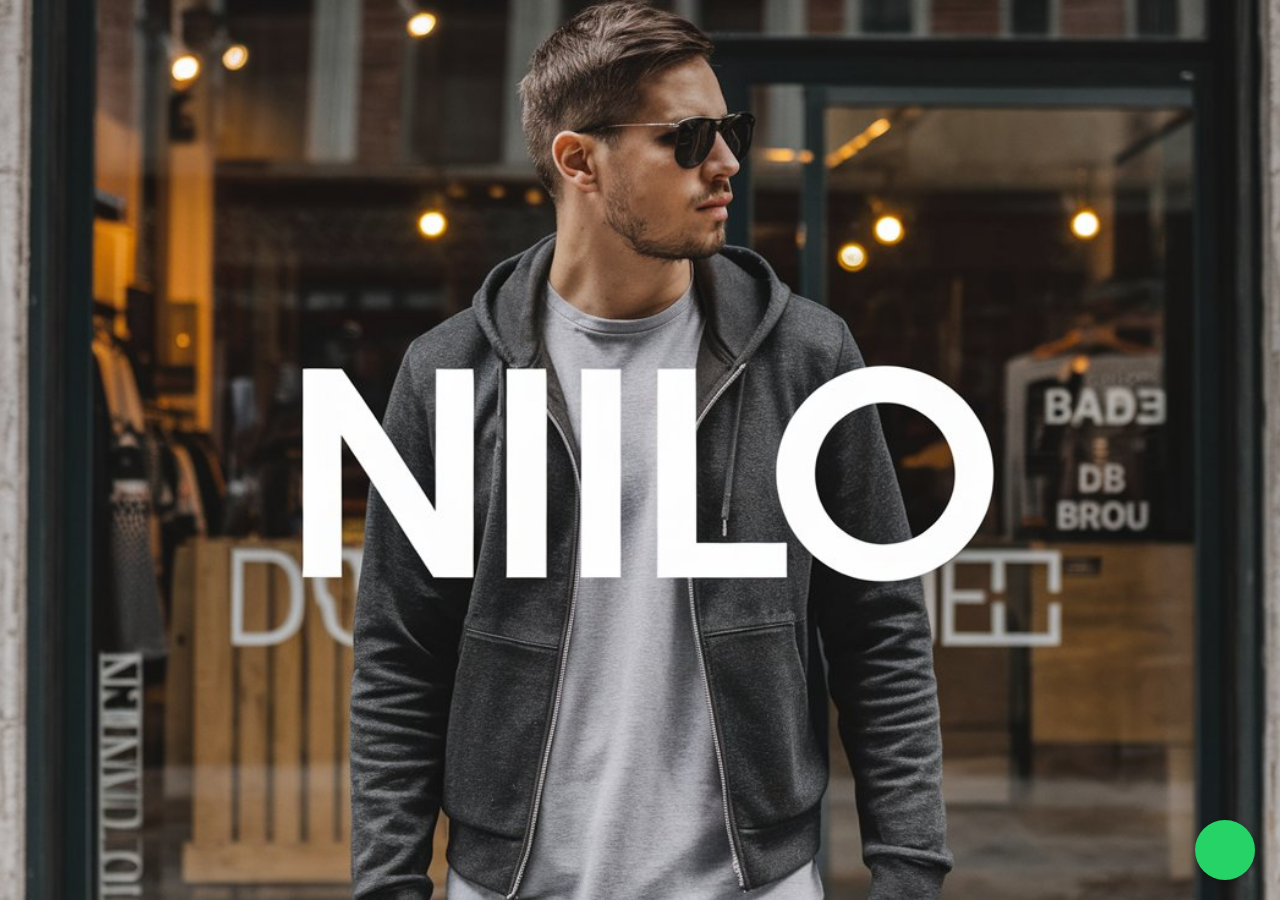
<file: whatsapp.html>
<!DOCTYPE html>
<html lang="es">

<head>
    <meta charset="UTF-8">
    <title>Niilo Indumentaria</title>
    <link rel="icon" href="./img/Logo.jpeg" type="image/png">
    <meta name="viewport" content="width=device-width, initial-scale=1.0">
    <link href="https://cdn.jsdelivr.net/npm/bootstrap@5.3.3/dist/css/bootstrap.min.css" rel="stylesheet"
        integrity="sha384-QWTKZyjpPEjISv5WaRU9OFeRpok6YctnYmDr5pNlyT2bRjXh0JMhjY6hW+ALEwIH" crossorigin="anonymous">
    <link rel="stylesheet" href="./style.css">
    <script defer src="./index.js"></script>
    <script defer src="./busqueda.js"></script>
</head>

<body>

    <div class="container-fluid">
        <a href="https://wa.me/5493525500323" target="_blank" class="whatsapp-button" data-bs-toggle="tooltip"
            title="Ir a WhatsApp">
            <i class="bi bi-whatsapp"></i>
        </a>
    </div>
</body>


</html>
</file>
<file: style.css>
body {
    margin: 0;
    padding: 0; /* Elimina el padding que crea márgenes */
    display: flex;
    flex-direction: column;
    background-image: url('./img/nilo-1.jpeg');
    background-repeat: no-repeat;
    background-size: cover;
    width: 100%;
    height: 100vh;
    justify-content: center;
    align-items: flex-start;
    overflow-x: hidden; /* Evita el scroll horizontal */
    background-position: center;
    background-attachment: fixed;
}


/* Modifique el container de productos para hacer scroll */
.container {
    margin-top: 20px;
    display: grid;
    grid-template-columns: repeat(auto-fill, minmax(500px, 1fr));  /* Ajusta el tamaño mínimo */
    gap: 30px;
    width: 100%;
    max-width: 1400px;
    max-height: 500px;
    padding: 20px;
    background: transparent;
    border-radius: 8px;
    scrollbar-width: thin;
    justify-content: center;
}

/* Estilo del navbar */
.navbar {
    height: auto; /* Ajusta esta altura según lo que necesites */
    display: flex;
    align-items: center; /* Centra verticalmente el contenido */
    justify-content: center; /* Centra el contenido horizontalmente */
    font-size: 25px;
    background-color: rgba(255, 255, 255, 0.8); /* Fondo blanco semitransparente para mejor legibilidad */
    width: 100vw; /* Asegura que el navbar ocupe el 100% del viewport */
    padding: 0; /* Elimina cualquier padding lateral adicional */
    margin: 0; /* Elimina márgenes */
    position: fixed; /* Fija el navbar en la parte superior */
    top: 0; /* Posiciona el navbar en la parte superior */
    z-index: 1000; /* Asegura que el navbar esté por encima de otros elementos */
}

/* Estilo del footer */
.footer {
    height: 60px; /* Ajusta la altura del footer según tus necesidades */
    display: flex;
    align-items: center; /* Centra verticalmente el contenido del footer */
    justify-content: center; /* Centra horizontalmente el contenido del footer */
    background-color: rgba(255, 255, 255, 0.8); /* Fondo blanco semitransparente para mejor legibilidad */
    width: 100vw; /* Asegura que el footer ocupe todo el ancho */
    position: fixed; /* Fija el footer en la parte inferior */
    bottom: 0; /* Posiciona el footer en la parte inferior */
    z-index: 1000; /* Asegura que el footer esté por encima de otros elementos */    
    padding: 0; /* Elimina cualquier padding lateral adicional */
    margin: 0; /* Elimina márgenes */    
    align-items: center;
}

.container-card {
    margin-top: 80px;
    text-align: center;
    flex: 1;
    padding: 40px;
    display: flex;
}

/* Estilo de las cards */
.card {
    width: 100%; /* Ocupa todo el ancho de la columna */
    max-width: 600px; /* Ancho máximo de cada card */
    margin: 15px;
    box-shadow: 0 4px 8px rgba(0, 0, 0, 0.1);
    border-radius: 8px;
    background-color: white;
    display: flex;
    flex-direction: column;
    transition: transform 0.3s ease, box-shadow 0.5s ease-in;

}

.card:hover {
    transform: scale(1.05);
    box-shadow: 5px 20px 60px rgba(211, 211, 211, 0.519);
}

.card-img-top {
    height: 200px;
    object-fit: cover;
    width: 100%;
    border-top-left-radius: 8px;
    border-top-right-radius: 8px;
}

.card .card-name {
    text-align: center;
    font-size: 10px;
    font-weight: 700;
    display: block;
}

.card .card-price {
    text-align: center;
    font-size: 20px;
    font-weight: 500;
    display: block;
}

.card .card-button {
    text-align: center;
    display: block;
}

.button-add {
    border-radius: 10px;
    outline: 1px solid blueviolet !important;
}

.card .card-button button {
    margin-top: 10px;
    font-size: 20px !important;
}

.card .card-button .disabled {
    background-color: lightgray !important;
    color: whitesmoke !important;
}

.card .card-button button:active {
    background: darkmagenta !important;
    color: white !important;
}

.sin-stock {
    filter: grayscale(100%) opacity(40%);
}

.card-error {
    box-shadow: 0px 6px 20px rgba(255, 0, 0, 0.147);
    border: 1px solid darkred;
    border-radius: 6px;
    padding: 40px;
    color: red;
}

.ocultar {
    display: none;
}

.form-check {
    background-color: aqua;
    margin: 10px;
}

.whatsapp-button {
    position: fixed;
    bottom: 20px;
    right: 25px;
    background-color: #25D366;
    color: white;
    border: none;
    border-radius: 50%;
    width: 60px;
    height: 60px;
    display: flex;
    align-items: center;
    justify-content: center;
    box-shadow: 0 4px 8px rgba(0, 0, 0, 0.2);
    cursor: pointer;
    transition: transform 0.3s ease, background-color 0.3s ease;
}

.whatsapp-button:hover {
    transform: scale(1.1);
    background-color: #1e9e52;
    box-shadow: 0 6px 12px rgba(0, 0, 0, 0.3);
}

.footer {
    display: grid;
    place-items: center;
    padding: 50px;
    background-color: rgb(151, 151, 139);
    font-family: Arial, Helvetica, sans-serif;
    color: white;
}

.search-bar {
    width: 50%;
    margin: 15px 0;
}
</file>
